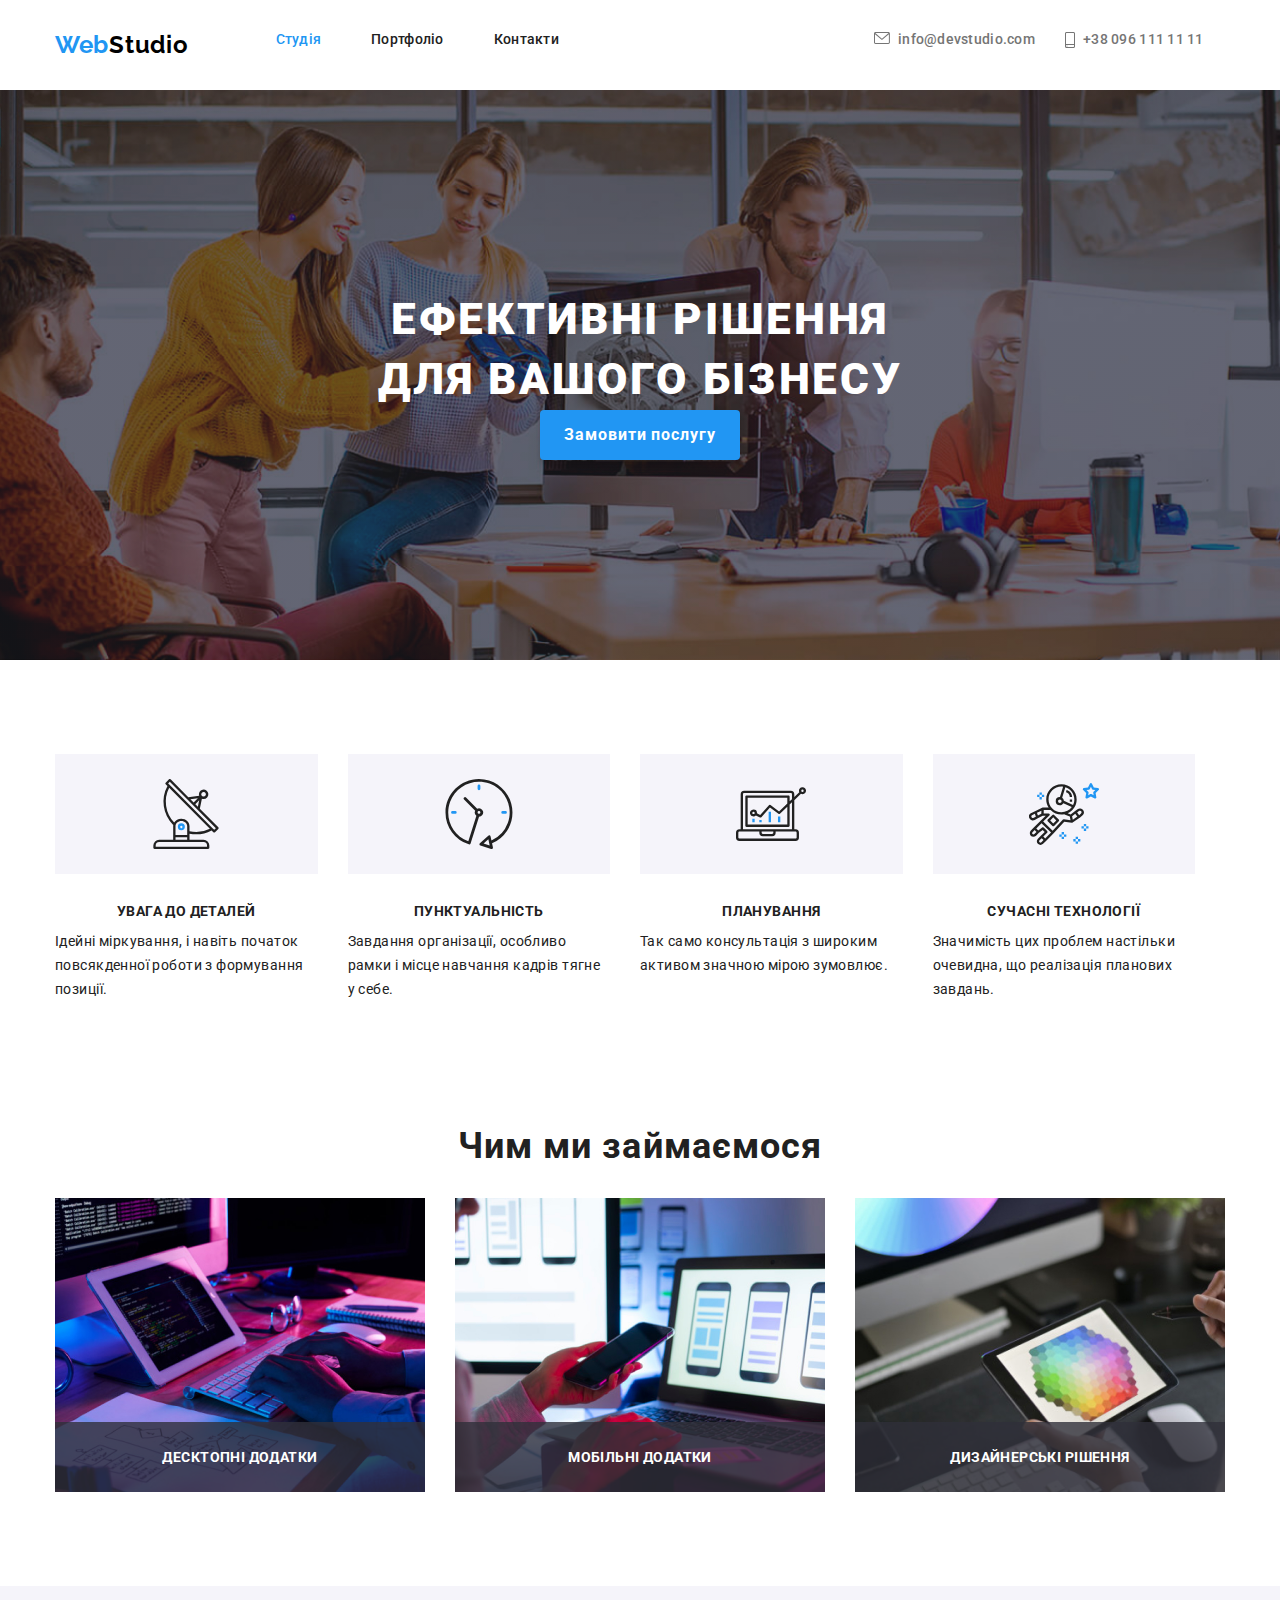
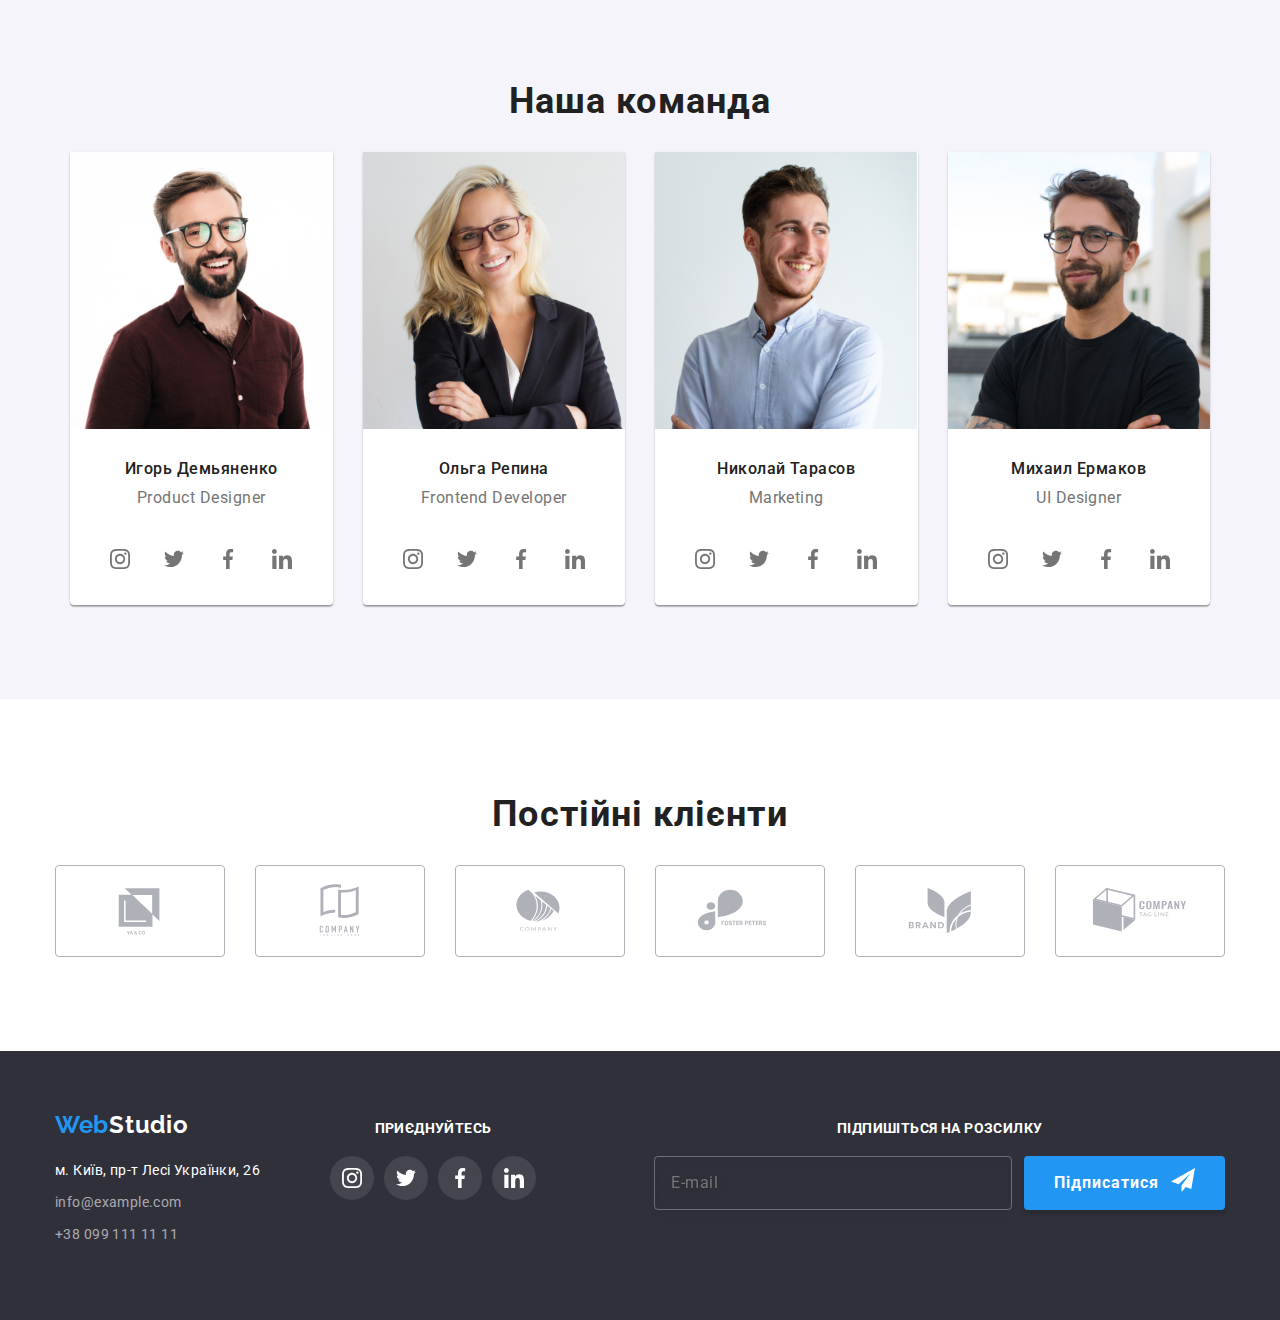
<file: index.html>
<!DOCTYPE html>
<html lang="ua">
  <head>
    <meta charset="UTF-8" />
    <meta http-equiv="X-UA-Compatible" content="IE=edge" />
    <meta name="viewport" content="width=device-width, initial-scale=1.0" />
    <title>Студия</title>
    <link rel="preconnect" href="https://fonts.googleapis.com" />
    <link rel="preconnect" href="https://fonts.gstatic.com" crossorigin />
    <link
      href="https://fonts.googleapis.com/css2?family=Raleway:wght@700&family=Roboto:wght@400;500;700;900&display=swap"
      rel="stylesheet"
    />
    <link
      rel="stylesheet"
      href="https://cdnjs.cloudflare.com/ajax/libs/modern-normalize/1.1.0/modern-normalize.min.css"
    />
    <link rel="stylesheet" href="./css/main.min.css">
  </head>
  <body>
    <!-- Шапка -->
    <header class="page-header">
      <div class="conteiner page-header__conteiner">
        <nav class="main-nav">
          <a href="./index.html" lang="en" class="logo">Web<span class="logo__name">Studio</span></a>

          </button>
          <div class="menu" >
            <ul class="list main-nav__group">
              <li class="main-nav__list"><a href="./index.html" class="link main-nav__link  main-nav__link--page">Студія</a></li>
              <li class="main-nav__list"><a href="./portfolio.html" class="link main-nav__link ">Портфоліо</a></li>
              <li class="main-nav__list"><a href="" class="link main-nav__link ">Контакти</a></li>
            </ul>
          
            <ul class="auth-nav list">
            <li class="auth-nav__list">
              <a href="mailto:info@devstudio.com" class="link auth-nav__link auth-nav__link--mail"><svg class="auth-nav__svg" width="16" height="12"><use href="./img/icons.svg/icons.svg#icon-envelope" class='auth-nav__use'></use></svg>
                info@devstudio.com</a>
            </li>
            <li class="auth-nav__list">
              <a href="tel:+380961111111" class="link auth-nav__link auth-nav__link--tel"><svg class="auth-nav__svg" width="10" height="16"><use href="./img/icons.svg/icons.svg#icon-smartphone" class="auth-nav__use"></use></svg>+38 096 111 11 11</a>
            </li>
            </ul>
          </div>
        </nav>
        <button type="button" class="button-menu--open" data-menu-open>
          <svg width="40" height="40" aria-label="Меню" class="button-menu__open" >
            <use href="./img/icons.svg/icons.svg#icon-open" class="button-menu__svg"></use>

          </svg>
      </div>
          <!-- menu conteiner -->
    <div class="menu-conteiner" id="menu-conteiner" data-menu>
      <div class="conteiner menu-conteiner__mob">
        <button type="button" class="button-menu-mob button-menu-mob--close" data-menu-close>
          <svg width="40" height="40" aria-label="Меню" class="button-menu-mob__close">
            
            <use href="./img/icons.svg/icons.svg#icon-close" class="button-menu-mob__svg"></use>
          </svg>
        </button>
        <ul class="list main-nav-mob__group">
          <li class="main-nav-mob__list"><a href="./index.html" class="link main-nav-mob__link  main-nav__link--page">Студія</a></li>
          <li class="main-nav-mob__list"><a href="./portfolio.html" class="link main-nav-mob__link ">Портфоліо</a></li>
          <li class="main-nav-mob__list"><a href="" class="link main-nav-mob__link ">Контакти</a></li>
        </ul>
      
        <ul class="auth-nav-mob list">
        <li class="auth-nav-mob__list">
          <a href="mailto:info@devstudio.com" class="link auth-nav-mob__link auth-nav-mob__link--mail"><svg class="auth-nav-mob__svg" width="16" height="12"><use href="./img/icons.svg/icons.svg#icon-envelope" class='auth-nav-mob__use'></use></svg>
            info@devstudio.com</a>
        </li>
        <li class="auth-nav-mob__list">
          <a href="tel:+380961111111" class="link auth-nav-mob__link auth-nav-mob__link--tel"><svg class="auth-nav-mob__svg" width="10" height="16"><use href="./img/icons.svg/icons.svg#icon-smartphone" class="auth-nav-mob__use"></use></svg>+38 096 111 11 11</a>
        </li>
        </ul>
        <ul class="media-nav--mob">
          <li class="media-nav__list list"><a href="" class="link media-nav__link">Instagram</a></li>
          <li class="media-nav__list list"><a href="" class="link media-nav__link">Twitter</a></li>
          <li class="media-nav__list list"><a href="" class="link media-nav__link">Facebook</a></li>
          <li class="media-nav__list list"><a href="" class="link media-nav__link">LinkedIn</a></li>
        </ul>
      </div>
    </div>
    </header>
    <main>
      <!-- Герой -->
      <section class="hero">
        <div class="conteiner hero__container">
          <h1 class="hero__title">ЕФЕКТИВНІ РІШЕННЯ<br />ДЛЯ ВАШОГО БІЗНЕСУ</h1>
          <button type="button" class="button" data-modal-open>Замовити послугу</button>
        </div>
      </section>
      <!-- Преимущества -->
      <section class="section benefits">
        <div class="conteiner">
          <h2 hidden class="section__title">переваги</h2>
          <ul class="list benefits__group">
            <li class="benefits__list benefits__list--antenna">
              <h3 class="benefits__text">УВАГА ДО ДЕТАЛЕЙ</h3>
              <p class="benefits__second-text">
                Ідейні міркування, і навіть початок повсякденної роботи з формування позиції.
              </p>
            </li>
            <li class="benefits__list benefits__list--clock">
              <h3 class="benefits__text">ПУНКТУАЛЬНІСТЬ</h3>
              <p class="benefits__second-text">
                Завдання організації, особливо рамки і місце навчання кадрів тягне у себе.
              </p>
            </li>
            <li class="benefits__list benefits__list--diagram">
              <h3 class="benefits__text">ПЛАНУВАННЯ</h3>
              <p class="benefits__second-text">
                Так само консультація з широким активом значною мірою зумовлює.
              </p>
            </li>
            <li class="benefits__list benefits__list--astronaut">
              <h3 class="benefits__text">СУЧАСНІ ТЕХНОЛОГІЇ</h3>
              <p class="benefits__second-text">
                Значимість цих проблем настільки очевидна, що реалізація планових завдань.
              </p>
            </li>
          </ul>
        </div>
      </section>
      <!-- Чем занимаемся -->
      <section class="section galary">
        <div class="conteiner galary__conteiner">
          <h2 class="section__title">Чим ми займаємося</h2>
          <ul class="list work-group">
            <li class="work-group__list"><img srcset="./img/galery/img1-740.jpg 2000w, ./img/galery/img1-370.jpg 1200w" src="./img/galery/img1-740.jpg" alt="разроботка" width="370" />
            <p class="work-group__text">Десктопні додатки</p></li>
            <li class="work-group__list"><img srcset="./img/galery/img2-740.jpg 2000w, ./img/galery/img2-370.jpg 1200w" src="./img/galery/img2-740.jpg" alt="тестирование" width="370" />
            <p class="work-group__text">Мобільні додатки</p></li>
            <li class="work-group__list"><img srcset="./img/galery/img3-740.jpg 2000w, ./img/galery/img3-370.jpg 1200w" src="./img/galery/img3-740.jpg" alt="работа с палитрой" width="370" />
            <p class="work-group__text">Дизайнерські рішення</p></li>
          </ul>
        </div>
      </section>
      <!-- Команда -->
      <section class="section our-team">
        <div class="conteiner">
          <h2 class="section__title">Наша команда</h2>
          <ul class="list our-team__group">
            <li class="our-team__list">
              <img srcset="
              ./img/our-team/img1.270.jpg 270w, 
              ./img/our-team/img1.354.jpg 354w,
              ./img/our-team/img1.450.jpg 450w,
              ./img/our-team/img1.540.jpg 540w,
              ./img/our-team/img1.708.jpg 708w,
              ./img/our-team/img1.900.jpg 900w" 
              src="./img/our-team/img1.540.jpg" 
              alt="Дизайнер продукта" 
              class="our-team__img"
              sizes="(min-width: 1200px) 25vw, (min-width: 768px) 50vw, 100vw" />
              <div class="our-team__conteiner">
                <h3 class="our-team__name">Игорь Демьяненко</h3>
                <p lang="en" class="our-team__job">Product Designer</p>
              </div>
              <ul class="list our-team__icon">
                <li class="our-team__list-icon"><a href="" class="link our-team__link-icon"><svg class="our-team__svg" width="20" height="20"><use href="./img/icons.svg/icons.svg#icon-instagram2"></use></svg></a></li>
                <li class="our-team__list-icon"><a href="" class="link our-team__link-icon"><svg class="our-team__svg" width="20" height="20"><use href="./img/icons.svg/icons.svg#icon-twitter2"></use></svg></a></li>
                <li class="our-team__list-icon"><a href="" class="link our-team__link-icon"><svg class="our-team__svg" width="20" height="20"><use href="./img/icons.svg/icons.svg#icon-facebook2"></use></svg></a></li>
                <li class="our-team__list-icon"><a href="" class="link our-team__link-icon"><svg class="our-team__svg" width="20" height="20"><use href="./img/icons.svg/icons.svg#icon-linkedin2"></use></svg></a></li>
              </ul>
            </li>
            <li class="our-team__list">
              <img srcset="
              ./img/our-team/img2.270.jpg 270w, 
              ./img/our-team/img2.354.jpg 354w,
              ./img/our-team/img2.450.jpg 450w,
              ./img/our-team/img2.540.jpg 540w,
              ./img/our-team/img2.708.jpg 708w,
              ./img/our-team/img2.900.jpg 900w" 
              src="./img/our-team/img2.540.jpg" 
              alt="Фронтенд разработчик" 
              class="our-team__img" 
              sizes="(min-width: 1200px) 25vw, (min-width: 768px) 50vw, 100vw" />
              <div class="our-team__conteiner">
                <h3 class="our-team__name">Ольга Репина</h3>
                <p lang="en" class="our-team__job">Frontend Developer</p>
              </div>
              <ul class="list our-team__icon">
                <li class="our-team__list-icon"><a href="" class="link our-team__link-icon"><svg class="our-team__svg" width="20" height="20"><use href="./img/icons.svg/icons.svg#icon-instagram2"></use></svg></a></li>
                <li class="our-team__list-icon"><a href="" class="link our-team__link-icon"><svg class="our-team__svg" width="20" height="20"><use href="./img/icons.svg/icons.svg#icon-twitter2"></use></svg></a></li>
                <li class="our-team__list-icon"><a href="" class="link our-team__link-icon"><svg class="our-team__svg" width="20" height="20"><use href="./img/icons.svg/icons.svg#icon-facebook2"></use></svg></a></li>
                <li class="our-team__list-icon"><a href="" class="link our-team__link-icon"><svg class="our-team__svg" width="20" height="20"><use href="./img/icons.svg/icons.svg#icon-linkedin2"></use></svg></a></li>
              </ul>
            </li>
            <li class="our-team__list">
              <img srcset="
              ./img/our-team/img3.270.jpg 270w, 
              ./img/our-team/img3.354.jpg 354w,
              ./img/our-team/img3.450.jpg 450w,
              ./img/our-team/img3.540.jpg 540w,
              ./img/our-team/img3.708.jpg 708w,
              ./img/our-team/img3.900.png 900w" 
              src="./img/our-team/img3.540.jpg" 
              alt="Маркетолог"
              class="our-team__img" 
              sizes="(min-width: 1200px) 25vw, (min-width: 768px) 50vw, 100vw"/>
              <div class="our-team__conteiner">
                <h3 class="our-team__name">Николай Тарасов</h3>
                <p lang="en" class="our-team__job">Marketing</p>
              </div>
              <ul class="list our-team__icon">
                <li class="our-team__list-icon"><a href="" class="link our-team__link-icon"><svg class="our-team__svg" width="20" height="20"><use href="./img/icons.svg/icons.svg#icon-instagram2"></use></svg></a></li>
                <li class="our-team__list-icon"><a href="" class="link our-team__link-icon"><svg class="our-team__svg" width="20" height="20"><use href="./img/icons.svg/icons.svg#icon-twitter2"></use></svg></a></li>
                <li class="our-team__list-icon"><a href="" class="link our-team__link-icon"><svg class="our-team__svg" width="20" height="20"><use href="./img/icons.svg/icons.svg#icon-facebook2"></use></svg></a></li>
                <li class="our-team__list-icon"><a href="" class="link our-team__link-icon"><svg class="our-team__svg" width="20" height="20"><use href="./img/icons.svg/icons.svg#icon-linkedin2"></use></svg></a></li>
              </ul>
            </li>
            <li class="our-team__list">
              <img srcset="
              ./img/our-team/img4.270.jpg 270w, 
              ./img/our-team/img4.354.jpg 354w,
              ./img/our-team/img4.450.jpg 450w,
              ./img/our-team/img4.540.jpg 540w,
              ./img/our-team/img4.708.jpg 708w,
              ./img/our-team/img4.900.jpg 900w" 
              src="./img/our-team/img4.540.jpg" 
              alt="Дизайнер интерфейса"
              class="our-team__img" 
              sizes="(min-width: 1200px) 25vw, (min-width: 768px) 50vw, 100vw"/>
              <div class="our-team__conteiner">
                <h3 class="our-team__name">Михаил Ермаков</h3>
                <p lang="en" class="our-team__job">UI Designer</p>
              </div>
              <ul class="list our-team__icon">
                <li class="our-team__list-icon"><a href="" class="link our-team__link-icon"><svg class="our-team__svg" width="20" height="20"><use href="./img/icons.svg/icons.svg#icon-instagram2"></use></svg></a></li>
                <li class="our-team__list-icon"><a href="" class="link our-team__link-icon"><svg class="our-team__svg" width="20" height="20"><use href="./img/icons.svg/icons.svg#icon-twitter2"></use></svg></a></li>
                <li class="our-team__list-icon"><a href="" class="link our-team__link-icon"><svg class="our-team__svg" width="20" height="20"><use href="./img/icons.svg/icons.svg#icon-facebook2"></use></svg></a></li>
                <li class="our-team__list-icon"><a href="" class="link our-team__link-icon"><svg class="our-team__svg" width="20" height="20"><use href="./img/icons.svg/icons.svg#icon-linkedin2"></use></svg></a></li>
              </ul>
            </li>
          </ul>
        </div>
      </section>
      <!-- Постійні клієнти -->
      <section class="section clients">
        <div class="conteiner">
          <h2 class="section__title">Постійні клієнти</h2>
          <ul class="list clients__group">
            <li class="clients__list"><a href="" class="link clients__link"><svg class="clients__svg" width="106" height="60"><use href="./img/icons.svg/icons.svg#icon-logo"></use></svg></a></li>
            <li class="clients__list"><a href="" class="link clients__link"><svg class="clients__svg" width="106" height="60"><use href="./img/icons.svg/icons.svg#icon-logo1"></use></svg></a></li>
            <li class="clients__list"><a href="" class="link clients__link"><svg class="clients__svg" width="106" height="60"><use href="./img/icons.svg/icons.svg#icon-logo2"></use></svg></a></li>
            <li class="clients__list"><a href="" class="link clients__link"><svg class="clients__svg" width="106" height="60"><use href="./img/icons.svg/icons.svg#icon-logo3"></use></svg></a></li>
            <li class="clients__list"><a href="" class="link clients__link"><svg class="clients__svg" width="106" height="60"><use href="./img/icons.svg/icons.svg#icon-logo4"></use></svg></a></li>
            <li class="clients__list"><a href="" class="link clients__link"><svg class="clients__svg" width="106" height="60"><use href="./img/icons.svg/icons.svg#icon-logo5"></use></svg></a></li>
          </ul>
        </div>
      </section>
    </main>
    <!-- Подвал -->
    <footer>
      <div class="conteiner footer">
        <div class="footer__conteiner">
          <div class="footer__section">
            <a href="./index.html" lang="en" class="logo logo--footer"
              >Web<span class="logo__name--second">Studio</span></a
            >
            <address class="address">
              <ul class="list">
                <li class="address__list">
                  <a
                    href="https://www.google.com/maps/d/embed?mid=10uSM3H-mIU3GznYo2szRIEphczw&hl=en_US&ehbc=2E312F"
                    class="link address__maps"
                    >м. Київ, пр-т Лесі Українки, 26</a
                  >
                </li>
                <li class="address__list">
                  <a href="mailto:info@devstudio.com" class="link address__contacts">info@example.com</a>
                </li>
                <li class="address__list">
                  <a href="tel:+380991111111" class="link address__contacts">+38 099 111 11 11</a>
                </li>
              </ul>
            </address>
          </div>
          <div class="media-footer">
            <p class="media-footer__text">ПРИЄДНУЙТЕСЬ</p>
            <ul class="list media-footer__group">
                  <li class="media-footer__list"><a href="" class="link media-footer__link"><svg class="media-footer__svg" width="20" height="20"><use href="./img/icons.svg/icons.svg#icon-instagram2"></use></svg></a></li>
                  <li class="media-footer__list"><a href="" class="link media-footer__link"><svg class="media-footer__svg" width="20" height="20"><use href="./img/icons.svg/icons.svg#icon-twitter2"></use></svg></a></li>
                  <li class="media-footer__list"><a href="" class="link media-footer__link"><svg class="media-footer__svg" width="20" height="20"><use href="./img/icons.svg/icons.svg#icon-facebook2"></use></svg></a></li>
                  <li class="media-footer__list"><a href="" class="link media-footer__link"><svg class="media-footer__svg" width="20" height="20"><use href="./img/icons.svg/icons.svg#icon-linkedin2"></use></svg></a></li>
                </ul>
          </div>
        </div>
        <div class="form-footer">
          <p class="form-footer__text">Підпишіться на розсилку</p>
          <form class="form-footer__mail">
            <input type="email" name="mail" placeholder="E-mail" class="form-footer__input">
            <button type="submit" class="form-footer__button">
              Підписатися
            <svg width="24" height="24" class="form-footer__svg">
              <use href='./img/icons.svg/icons.svg#icon-send'></use>
            </svg></button>
          </form>

        </div>
      </div>
    </footer>
    <!-- modal -->
    <div class="backdrop backdrop--is-hidden" data-modal>
      <div class="backdrop__modal">
        <button type="button" class="backdrop__close" data-modal-close>
          <svg class="backdrop__svg" width="18" height="18">
            <use href="./img/icons.svg/icons.svg#icon-vector"></use>
          </svg>
        </button>
        <div class="form-text">
          <p class="form-text__name">Залиште свої дані, ми вам передзвонимо</p>
        <form class="form">  
          <div class="form__modal">
            <label for="name" class="form__name">Ім'я</label>
            <div class="form__row">
              <input type="text" name="name" id="name" class="form__holder" required minlength="2" pattern="^[A-Za-zА-Яа-яіІїЇ]+$">
            <svg width="18" height="18" class="form__icon">
              <use href="./img/icons.svg/icons.svg#icon-person"></use>
            </svg>
            </div>
          
          </div>
          <div class="form__modal">
            <label for="tel" class="form__name">Телефон</label>
            <div class="form__row">
              <input type="tel" name="tel" id="tel" class="form__holder" required minlength="10" pattern="[0-9]{3}-[0-9]{3}-[0-9]{2}-[0-9]{2}" title="050-000-00-00">
            <svg width="18" height="18" class="form__icon">
              <use href="./img/icons.svg/icons.svg#icon-phone"></use>
            </svg>
            </div>
          
          </div>
          <div class="form__modal">
            <label for="email" class="form__name">Пошта</label>
            <div class="form__row">
              <input type="email" name="email" id="email" class="form__holder" required minlength="8">
            <svg width="18" height="18" class="form__icon">
              <use href="./img/icons.svg/icons.svg#icon-email"></use>
            </svg>
            </div>
          
          </div>
          <div class="form__modal">
            <label for="comment" class="form__name">Коментар</label>
            <textarea id="comment" name="comment" placeholder="Введіть текст" class="form__holder form__holder--comment"></textarea>
            
          </div>
          <div class="checkbox">
            <input type="checkbox" name="check" id="check" class="checkbox__input visually-hidden">
          <label for="check" class="checkbox__form">Погоджуюся з розсилкою та приймаю&nbsp;<a href="" class="link checkbox__link">  Умови договору</a></label>
          </div>
          <button type="submit" class="button form__submit">Відправити</button>
        </form>
        </div>
      </div>
    </div>
    <script src="./mobile-menu.js"></script>
    <script src="./modal.js"></script>
  </body>
</html>
</file>
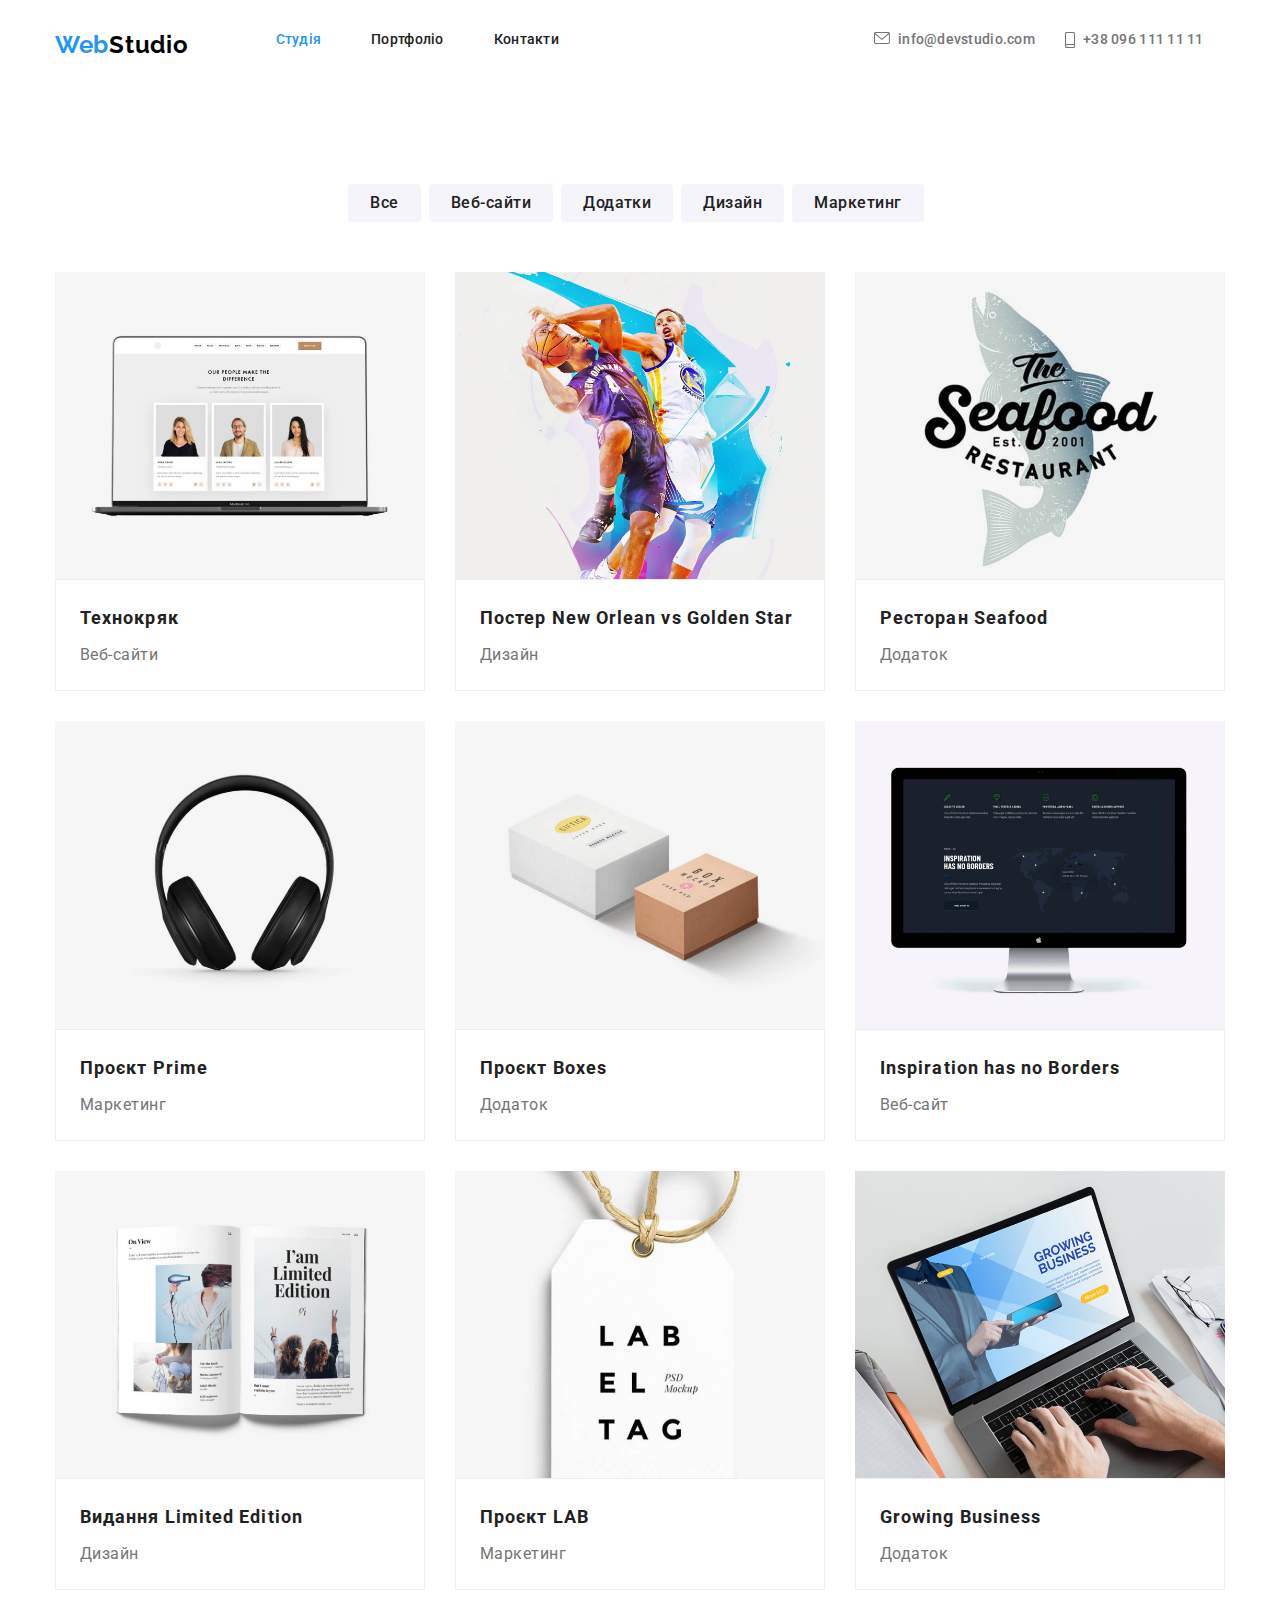
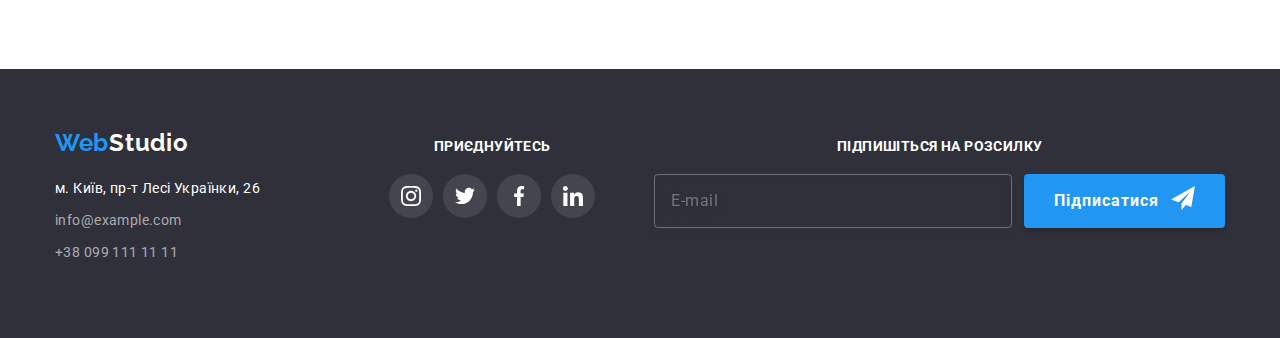
<file: portfolio.html>
<!DOCTYPE html>
<html lang="ua">
  <head>
    <meta charset="UTF-8" />
    <meta http-equiv="X-UA-Compatible" content="IE=edge" />
    <meta name="viewport" content="width=device-width, initial-scale=1.0" />
    <title>Портфолио</title>
    <link rel="preconnect" href="https://fonts.googleapis.com" />
    <link rel="preconnect" href="https://fonts.gstatic.com" crossorigin />
    <link
      href="https://fonts.googleapis.com/css2?family=Raleway:wght@700&family=Roboto:wght@400;500;700;900&display=swap"
      rel="stylesheet"
    />
    <link
      rel="stylesheet"
      href="https://cdnjs.cloudflare.com/ajax/libs/modern-normalize/1.1.0/modern-normalize.min.css"
    />
    <link rel="stylesheet" href="./css/main.min.css">

  </head>
  <body>
    <!-- Шапка -->
    <header class="page-header">
      <div class="conteiner page-header__conteiner">
        <nav class="main-nav">
          <a href="./index.html" lang="en" class="logo">Web<span class="logo__name">Studio</span></a>

          </button>
          <div class="menu" >
            <ul class="list main-nav__group">
              <li class="main-nav__list"><a href="./index.html" class="link main-nav__link  main-nav__link--page">Студія</a></li>
              <li class="main-nav__list"><a href="./portfolio.html" class="link main-nav__link ">Портфоліо</a></li>
              <li class="main-nav__list"><a href="" class="link main-nav__link ">Контакти</a></li>
            </ul>
          
            <ul class="auth-nav list">
            <li class="auth-nav__list">
              <a href="mailto:info@devstudio.com" class="link auth-nav__link auth-nav__link--mail"><svg class="auth-nav__svg" width="16" height="12"><use href="./img/icons.svg/icons.svg#icon-envelope" class='auth-nav__use'></use></svg>
                info@devstudio.com</a>
            </li>
            <li class="auth-nav__list">
              <a href="tel:+380961111111" class="link auth-nav__link auth-nav__link--tel"><svg class="auth-nav__svg" width="10" height="16"><use href="./img/icons.svg/icons.svg#icon-smartphone" class="auth-nav__use"></use></svg>+38 096 111 11 11</a>
            </li>
            </ul>
          </div>
        </nav>
        <button type="button" class="button-menu--open" data-menu-open>
          <svg width="40" height="40" aria-label="Меню" class="button-menu__open" >
            <use href="./img/icons.svg/icons.svg#icon-open" class="button-menu__svg"></use>

          </svg>
      </div>
          <!-- menu conteiner -->
    <div class="menu-conteiner" id="menu-conteiner" data-menu>
      <div class="conteiner menu-conteiner__mob">
        <button type="button" class="button-menu-mob button-menu-mob--close" data-menu-close>
          <svg width="40" height="40" aria-label="Меню" class="button-menu-mob__close">
            
            <use href="./img/icons.svg/icons.svg#icon-close" class="button-menu-mob__svg"></use>
          </svg>
        </button>
        <ul class="list main-nav-mob__group">
          <li class="main-nav-mob__list"><a href="./index.html" class="link main-nav-mob__link  ">Студія</a></li>
          <li class="main-nav-mob__list"><a href="./portfolio.html" class="link main-nav-mob__link main-nav__link--page">Портфоліо</a></li>
          <li class="main-nav-mob__list"><a href="" class="link main-nav-mob__link ">Контакти</a></li>
        </ul>
      
        <ul class="auth-nav-mob list">
        <li class="auth-nav-mob__list">
          <a href="mailto:info@devstudio.com" class="link auth-nav-mob__link auth-nav-mob__link--mail"><svg class="auth-nav-mob__svg" width="16" height="12"><use href="./img/icons.svg/icons.svg#icon-envelope" class='auth-nav-mob__use'></use></svg>
            info@devstudio.com</a>
        </li>
        <li class="auth-nav-mob__list">
          <a href="tel:+380961111111" class="link auth-nav-mob__link auth-nav-mob__link--tel"><svg class="auth-nav-mob__svg" width="10" height="16"><use href="./img/icons.svg/icons.svg#icon-smartphone" class="auth-nav-mob__use"></use></svg>+38 096 111 11 11</a>
        </li>
        </ul>
        <ul class="media-nav--mob">
          <li class="media-nav__list list"><a href="" class="link media-nav__link">Instagram</a></li>
          <li class="media-nav__list list"><a href="" class="link media-nav__link">Twitter</a></li>
          <li class="media-nav__list list"><a href="" class="link media-nav__link">Facebook</a></li>
          <li class="media-nav__list list"><a href="" class="link media-nav__link">LinkedIn</a></li>
        </ul>
      </div>
    </div>
    </header>
    <main>
      <!-- портфолио -->
      <section class="section">
        <div class="conteiner">
          <h1 hidden>Портфолио</h1>

          <ul class="list button-filter">
            <div class="button-filter__row">
              <li class="button-filter__list">
                <button type="button" class="button-filter__name">Все</button>
              </li>
              <li class="button-filter__list">
                <button type="button" class="button-filter__name">Веб-сайти</button>
              </li>
              <li class="button-filter__list">
                <button type="button" class="button-filter__name">Додатки</button>
              </li>
            </div>
            <div class="button-filter__row button-filter__row--last">
              <li class="button-filter__list">
                <button type="button" class="button-filter__name">Дизайн</button>
              </li>
              <li class="button-filter__list">
                <button type="button" class="button-filter__name">Маркетинг</button>
              </li>
            </div>
          </ul>

          <ul class="list portfolio">
            <li class="portfolio__group">
              <article class="portfolio__article">
                <a href="" class="portfolio__our-job">
                  <div class="portfolio__overlay">
                    <picture>
                      <source 
                      srcset="./img/portfolio/img0-370.jpg 1x, ./img/portfolio/img0-740.jpg 2x"
                      media="min-width: 1200px" />
                      <source 
                      srcset="./img/portfolio/img0-354.jpg 1x, ./img/portfolio/img0-708.jpg 2x"
                      media="min-width: 767px" />
                      <source 
                      srcset="./img/portfolio/img0-450.jpg 1x, ./img/portfolio/img0-900.jpg 2x"
                      media="(max-width: 767px)" />

                      <img 
                      src="./img/portfolio/img0-708.jpg" 
                      alt="Технокряк" 
                    />
                    </picture>
                  <p class="portfolio__text">Ресурс пропонує комплексні пропозиції з різним рівнем функціоналу та сервісів. Все це дозволить відвідувачу отримати вичерпні відомості про компанію чи приватну особу.</p></div>
                  <div class="portfolio__name portfolio__name--tablet">
                    <h2 class="portfolio__list-job">Технокряк</h2>
                    <p class="portfolio__list-filter">Веб-сайти</p>
                  </div>
                </a>
              </article>
            </li>
            <li class="portfolio__group">
              <article class="portfolio__article">
                <a href="" class="portfolio__our-job">
                  <div class="portfolio__overlay">
                    <picture>
                      <source 
                      srcset="./img/portfolio/img1-370.jpg 1x, ./img/portfolio/img1-740.jpg 2x"
                      media="min-width: 1200px" />
                      <source 
                      srcset="./img/portfolio/img1-354.jpg 1x, ./img/portfolio/img1-708.jpg 2x"
                      media="min-width: 767px" />
                      <source 
                      srcset="./img/portfolio/img1-450.jpg 1x, ./img/portfolio/img1-900.jpg 2x"
                      media="(max-width: 767px)" />

                      <img 
                      src="./img/portfolio/img1-708.jpg" 
                      alt="Технокряк" 
                    />
                    </picture>
                  <p class="portfolio__text">Ресурс пропонує комплексні пропозиції з різним рівнем функціоналу та сервісів. Все це дозволить відвідувачу отримати вичерпні відомості про компанію чи приватну особу.</p></div>
                  <div class="portfolio__name">
                    <h2 class="portfolio__list-job">
                      Постер <span lang="en">New Orlean vs Golden Star</span>
                    </h2>
                    <p class="portfolio__list-filter">Дизайн</p>
                  </div>
                </a>
              </article>
            </li>
            <li class="portfolio__group">
              <article class="portfolio__article">
                <a href="" class="portfolio__our-job">
                  <div class="portfolio__overlay">
                    <picture>
                      <source 
                      srcset="./img/portfolio/img2-370.jpg 1x, ./img/portfolio/img2-740.jpg 2x"
                      media="min-width: 1200px" />
                      <source 
                      srcset="./img/portfolio/img2-354.jpg 1x, ./img/portfolio/img2-708.jpg 2x"
                      media="min-width: 767px" />
                      <source 
                      srcset="./img/portfolio/img2-450.jpg 1x, ./img/portfolio/img2-900.jpg 2x"
                      media="(max-width: 767px)" />

                      <img 
                      src="./img/portfolio/img2-708.jpg" 
                      alt="Технокряк" 
                    />
                    </picture>
                    <p class="portfolio__text">Ресурс пропонує комплексні пропозиції з різним рівнем функціоналу та сервісів. Все це дозволить відвідувачу отримати вичерпні відомості про компанію чи приватну особу.</p></div>
                  <div class="portfolio__name">
                    <h2 class="portfolio__list-job">Ресторан <span lang="en">Seafood</span></h2>
                    <p class="portfolio__list-filter">Додаток</p>
                  </div>
                </a>
              </article>
            </li>

            <li class="portfolio__group">
              <article class="portfolio__article">
                <a href="" class="portfolio__our-job">
                  <div class="portfolio__overlay">
                    <picture>
                      <source 
                      srcset="./img/portfolio/img3-370.jpg 1x, ./img/portfolio/img3-740.jpg 2x"
                      media="min-width: 1200px" />
                      <source 
                      srcset="./img/portfolio/img3-354.jpg 1x, ./img/portfolio/img3-708.jpg 2x"
                      media="min-width: 767px" />
                      <source 
                      srcset="./img/portfolio/img3-450.jpg 1x, ./img/portfolio/img3-900.jpg 2x"
                      media="(max-width: 767px)" />

                      <img 
                      src="./img/portfolio/img3-708.jpg" 
                      alt="Технокряк" 
                    />
                    </picture>
                    <p class="portfolio__text">Ресурс пропонує комплексні пропозиції з різним рівнем функціоналу та сервісів. Все це дозволить відвідувачу отримати вичерпні відомості про компанію чи приватну особу.</p></div>
                  <div class="portfolio__name">
                    <h2 class="portfolio__list-job">Проєкт <span lang="en">Prime</span></h2>
                    <p class="portfolio__list-filter">Маркетинг</p>
                  </div>
                </a>
              </article>
            </li>
            <li class="portfolio__group">
              <article class="portfolio__article">
                <a href="" class="portfolio__our-job">
                  <div class="portfolio__overlay">
                    <picture>
                      <source 
                      srcset="./img/portfolio/img4-370.jpg 1x, ./img/portfolio/img4-740.jpg 2x"
                      media="min-width: 1200px" />
                      <source 
                      srcset="./img/portfolio/img4-354.jpg 1x, ./img/portfolio/img4-708.jpg 2x"
                      media="min-width: 767px" />
                      <source 
                      srcset="./img/portfolio/img4-450.jpg 1x, ./img/portfolio/img4-900.jpg 2x"
                      media="(max-width: 767px)" />

                      <img 
                      src="./img/portfolio/img4-708.jpg" 
                      alt="Технокряк" 
                    />
                    </picture>
                    <p class="portfolio__text">Ресурс пропонує комплексні пропозиції з різним рівнем функціоналу та сервісів. Все це дозволить відвідувачу отримати вичерпні відомості про компанію чи приватну особу.</p></div>
                  <div class="portfolio__name">
                    <h2 class="portfolio__list-job">Проєкт <span lang="en">Boxes</span></h2>
                    <p class="portfolio__list-filter">Додаток</p>
                  </div>
                </a>
              </article>
            </li>
            <li class="portfolio__group">
              <article class="portfolio__article">
                <a href="" class="portfolio__our-job">
                  <div class="portfolio__overlay">
                    <picture>
                      <source 
                      srcset="./img/portfolio/img5-370.jpg 1x, ./img/portfolio/img5-740.jpg 2x"
                      media="min-width: 1200px" />
                      <source 
                      srcset="./img/portfolio/img5-354.jpg 1x, ./img/portfolio/img5-708.jpg 2x"
                      media="min-width: 767px" />
                      <source 
                      srcset="./img/portfolio/img5-450.jpg 1x, ./img/portfolio/img5-900.jpg 2x"
                      media="(max-width: 767px)" />

                      <img 
                      src="./img/portfolio/img5-708.jpg" 
                      alt="Технокряк" 
                    />
                    </picture>
                  <p class="portfolio__text">Ресурс пропонує комплексні пропозиції з різним рівнем функціоналу та сервісів. Все це дозволить відвідувачу отримати вичерпні відомості про компанію чи приватну особу.</p>
                  </div>
                  <div class="portfolio__name">
                    <h2 lang="en" class="portfolio__list-job">Inspiration has no Borders</h2>
                    <p class="portfolio__list-filter">Веб-сайт</p>
                  </div>
                </a>
              </article>
            </li>

            <li class="portfolio__group">
              <article class="portfolio__article">
                <a href="" class="portfolio__our-job">
                  <div class="portfolio__overlay">
                    <picture>
                      <source 
                      srcset="./img/portfolio/img6-370.jpg 1x, ./img/portfolio/img6-740.jpg 2x"
                      media="min-width: 1200px" />
                      <source 
                      srcset="./img/portfolio/img6-354.jpg 1x, ./img/portfolio/img6-708.jpg 2x"
                      media="min-width: 767px" />
                      <source 
                      srcset="./img/portfolio/img6-450.jpg 1x, ./img/portfolio/img6-900.jpg 2x"
                      media="(max-width: 767px)" />

                      <img 
                      src="./img/portfolio/img6-708.jpg" 
                      alt="Технокряк" 
                    />
                    </picture>
                    <p class="portfolio__text">Ресурс пропонує комплексні пропозиції з різним рівнем функціоналу та сервісів. Все це дозволить відвідувачу отримати вичерпні відомості про компанію чи приватну особу.</p></div>
                  <div class="portfolio__name">
                    <h2 class="portfolio__list-job">Видання <span lang="en">Limited Edition</span></h2>
                    <p class="portfolio__list-filter">Дизайн</p>
                  </div>
                </a>
              </article>
            </li>

            <li class="portfolio__group">
              <article class="portfolio__article">
                <a href="" class="portfolio__our-job">
                  <div class="portfolio__overlay">
                    <picture>
                      <source 
                      srcset="./img/portfolio/img7-370.jpg 1x, ./img/portfolio/img7-740.jpg 2x"
                      media="min-width: 1200px" />
                      <source 
                      srcset="./img/portfolio/img7-354.jpg 1x, ./img/portfolio/img7-708.jpg 2x"
                      media="min-width: 767px" />
                      <source 
                      srcset="./img/portfolio/img7-450.jpg 1x, ./img/portfolio/img7-900.jpg 2x"
                      media="(max-width: 767px)" />

                      <img 
                      src="./img/portfolio/img7-708.jpg" 
                      alt="Технокряк" 
                    />
                    </picture>
                    <p class="portfolio__text">Ресурс пропонує комплексні пропозиції з різним рівнем функціоналу та сервісів. Все це дозволить відвідувачу отримати вичерпні відомості про компанію чи приватну особу.</p></div>
                  <div class="portfolio__name">
                    <h2 class="portfolio__list-job">Проєкт <span lang="en">LAB</span></h2>
                    <p class="portfolio__list-filter">Маркетинг</p>
                  </div>
                </a>
              </article>
            </li>
            <li class="portfolio__group">
              <article class="portfolio__article">
                <a href="" class="portfolio__our-job">
                  <div class="portfolio__overlay">
                    <picture>
                      <source 
                      srcset="./img/portfolio/img8-370.jpg 1x, ./img/portfolio/img8-740.jpg 2x"
                      media="min-width: 1200px" />
                      <source 
                      srcset="./img/portfolio/img8-354.jpg 1x, ./img/portfolio/img8-708.jpg 2x"
                      media="min-width: 767px" />
                      <source 
                      srcset="./img/portfolio/img8-450.jpg 1x, ./img/portfolio/img8-900.jpg 2x"
                      media="(max-width: 767px)" />

                      <img 
                      src="./img/portfolio/img8-708.jpg" 
                      alt="Технокряк" 
                    />
                    </picture>
                    <p class="portfolio__text">Ресурс пропонує комплексні пропозиції з різним рівнем функціоналу та сервісів. Все це дозволить відвідувачу отримати вичерпні відомості про компанію чи приватну особу.</p></div>
                  <div class="portfolio__name">
                    <h2 lang="en" class="portfolio__list-job">Growing Business</h2>
                    <p class="portfolio__list-filter">Додаток</p>
                  </div>
                </a>
              </article>
            </li>
          </ul>
        </div>
      </section>
    </main>
    <!-- Подвал -->
    <footer>
      <div class="conteiner footer">
        <div>
          <a href="./index.html" lang="en" class="logo logo--footer"
            >Web<span class="logo__name--second">Studio</span></a
          >
          <address class="address">
            <ul class="list">
              <li class="address__list">
                <a
                  href="https://www.google.com/maps/d/embed?mid=10uSM3H-mIU3GznYo2szRIEphczw&hl=en_US&ehbc=2E312F"
                  class="link address__maps"
                  >м. Київ, пр-т Лесі Українки, 26</a
                >
              </li>
              <li class="address__list">
                <a href="mailto:info@devstudio.com" class="link address__contacts">info@example.com</a>
              </li>
              <li class="address__list">
                <a href="tel:+380991111111" class="link address__contacts">+38 099 111 11 11</a>
              </li>
            </ul>
          </address>
        </div>
        <div class="media-footer">
          <p class="media-footer__text">ПРИЄДНУЙТЕСЬ</p>
          <ul class="list media-footer__group">
                <li class="media-footer__list"><a href="" class="link media-footer__link"><svg class="media-footer__svg" width="20" height="20"><use href="./img/icons.svg/icons.svg#icon-instagram2"></use></svg></a></li>
                <li class="media-footer__list"><a href="" class="link media-footer__link"><svg class="media-footer__svg" width="20" height="20"><use href="./img/icons.svg/icons.svg#icon-twitter2"></use></svg></a></li>
                <li class="media-footer__list"><a href="" class="link media-footer__link"><svg class="media-footer__svg" width="20" height="20"><use href="./img/icons.svg/icons.svg#icon-facebook2"></use></svg></a></li>
                <li class="media-footer__list"><a href="" class="link media-footer__link"><svg class="media-footer__svg" width="20" height="20"><use href="./img/icons.svg/icons.svg#icon-linkedin2"></use></svg></a></li>
              </ul>
        </div>
        <div class="form-footer">
          <p class="form-footer__text">Підпишіться на розсилку</p>
          <form class="form-footer__mail">
            <input type="email" name="mail" placeholder="E-mail" class="form-footer__input">
            <button type="submit" class="form-footer__button">
              Підписатися
            <svg width="24" height="24" class="form-footer__svg">
              <use href='./img/icons.svg/icons.svg#icon-send'></use>
            </svg></button>
          </form>

        </div>
      </div>
    </footer>
    <script src="./mobile-menu.js"></script>
  </body>
</html>
</file>
<file: css/main.min.css>
:root{--primary-text-color: #212121;--black-text-color: #000000;--accent-text-color: #2196f3;--white-text-color: #ffffff;--footer-text-color: rgba(255, 255, 255, 0.6);--second-text-color: #757575;--hero-background: #2f303a;--primary-background: #ffffff;--second-background: #f5f4fa;--accent-background: #2196f3;--background-first: #2f303a;--background-second: #f5f4fa;--button-second-color: #188ce8;--icons-color: #afb1b8}.visually-hidden{position:absolute;width:1px;height:1px;margin:-1px;padding:0;overflow:hidden;border:0;clip:rect(0 0 0 0)}html{box-sizing:border-box}*{box-sizing:inherit}*::before,*::after{box-sizing:inherit}body{color:var(--primary-text-color);background:var(--primary-background);font-family:Roboto,sans-serif;font-style:normal;font-weight:700}h1,h2,h3,h4,h5,h6,p{margin:0}img{margin:0;display:block;max-width:100%;height:auto}textarea{resize:none}.link{text-decoration:none;color:var(--primary-text-color)}.list{list-style:none;padding:0;margin:0}.section{padding-top:60px;padding-bottom:60px}@media screen and (min-width: 1200px){.section{padding-top:94px;padding-bottom:94px}}.conteiner{padding-left:15px;padding-right:15px}@media screen and (min-width: 480px){.conteiner{width:480px;margin-left:auto;margin-right:auto}}@media screen and (min-width: 768px){.conteiner{width:768px}}@media screen and (min-width: 1200px){.conteiner{width:1200px}}.logo{padding-top:16px;padding-bottom:16px;font-family:"Raleway";font-style:normal;font-weight:700;font-size:24px;line-height:28px;letter-spacing:.03em;color:var(--accent-text-color);text-decoration:none}.logo.logo--footer{display:flex;padding:0;margin-bottom:20px;text-align:center;align-items:center;justify-content:center}@media screen and (min-width: 1200px){.logo.logo--footer{text-align:start;justify-content:start}}.logo__name{color:var(--black-text-color)}.logo__name--second{color:var(--white-text-color)}.section__title{margin-bottom:30px;font-weight:700;font-size:28px;line-height:1.19;text-align:center;letter-spacing:.03em;color:var(--primary-text-color)}@media screen and (min-width: 1200px){.section__title{font-size:36px;line-height:1.17}}.backdrop{position:fixed;z-index:100;top:0;left:0;width:100%;height:100%;background-color:rgba(0,0,0,.2);transition:opacity 250ms cubic-bezier(0.4, 0, 0.2, 1),visibility 250ms cubic-bezier(0.4, 0, 0.2, 1)}.backdrop--is-hidden{opacity:0;pointer-events:none;visibility:hidden}.menu-conteiner{position:fixed;z-index:99;top:0;left:0;width:100%;height:100%;background-color:var(--primary-background);overflow:scroll;opacity:0;visibility:hidden;pointer-events:none;transition:opacity 250ms cubic-bezier(0.4, 0, 0.2, 1),visibility 250ms cubic-bezier(0.4, 0, 0.2, 1),pointer-events 250ms cubic-bezier(0.4, 0, 0.2, 1)}@media screen and (min-width: 768px){.menu-conteiner{display:none}}.menu-conteiner.is-open{opacity:1;visibility:visible;pointer-events:auto}.menu-conteiner__mob{position:relative;padding:48px 40px}.button-menu-mob--close{position:absolute;top:10px;right:15px;padding:0;margin:0;justify-content:center;align-items:center;background-color:rgba(0,0,0,0);border:none;line-height:0;transition:color 250ms cubic-bezier(0.4, 0, 0.2, 1)}.button-menu-mob--close:focus,.button-menu-mob--close:hover{color:var(--accent-text-color)}.button-menu-mob__svg{fill:currentColor}.main-nav-mob__list:not(:last-child){margin-bottom:32px}.main-nav-mob__link{display:inline-flex;font-weight:500;font-size:40px;line-height:1.18;text-align:center;letter-spacing:.02em;color:var(--primary-text-color);transition:color 250ms cubic-bezier(0.4, 0, 0.2, 1)}.main-nav-mob__link:hover,.main-nav-mob__link:focus{color:var(--accent-text-color)}.auth-nav-mob__svg{display:none}.auth-nav-mob{display:inline-flex;flex-direction:column-reverse;margin-top:302px}.auth-nav-mob__list{display:flex}.auth-nav-mob__link--tel{font-weight:500;font-size:34px;line-height:1.18;letter-spacing:.02em;color:var(--accent-text-color);margin-bottom:32px}.auth-nav-mob__link--mail{font-weight:500;font-size:24px;line-height:1.17;letter-spacing:.02em;color:var(--second-text-color);transition:color 250ms cubic-bezier(0.4, 0, 0.2, 1)}.auth-nav-mob__link--mail:hover,.auth-nav-mob__link--mail:focus{color:var(--accent-text-color)}.media-nav--mob{display:flex;flex-wrap:wrap;justify-content:start;align-items:center;margin-top:64px;margin-bottom:0px;padding:0}.media-nav__list{margin:0;padding-right:10px}.media-nav__list:not(:first-child){padding-left:10px}.media-nav__list:not(:last-child){border-right:1px solid rgba(33,33,33,.2)}.media-nav__link{font-weight:500;font-size:18px;line-height:1.22;letter-spacing:.02em;color:var(--accent-text-color)}.page-header__conteiner{align-items:center;display:flex}.main-nav{align-items:center;display:flex}@media screen and (max-width: 767px){.main-nav{justify-content:space-between}}.main-nav__group{margin-left:87px;display:flex}.main-nav__link--page{color:var(--accent-text-color)}.main-nav__list+.main-nav__list{margin-left:50px}.main-nav__link{display:flex;padding-top:32px;padding-bottom:32px;font-weight:500;font-size:14px;line-height:1.14;letter-spacing:.02em;transition:color 250ms cubic-bezier(0.4, 0, 0.2, 1)}.main-nav__link:focus,.main-nav__link:hover{color:var(--accent-text-color)}.auth-nav{margin-top:21px;margin-bottom:21px;margin-left:96px}@media screen and (min-width: 1200px){.auth-nav{display:flex;margin:0;margin-left:315px}}.auth-nav__list:not(:last-child){margin-bottom:10px}@media screen and (min-width: 1200px){.auth-nav__list{display:flex;padding-top:32px;padding-bottom:32px;margin:0}.auth-nav__list:not(:last-child){margin-right:30px}}.auth-nav__link{display:flex;font-weight:500;font-size:12px;line-height:1.17;letter-spacing:.02em;color:var(--second-text-color);transition:color 250ms cubic-bezier(0.4, 0, 0.2, 1)}.auth-nav__link:focus,.auth-nav__link:hover{color:var(--accent-text-color)}@media screen and (min-width: 1200px){.auth-nav__link{font-size:14px;line-height:1.14}}.auth-nav__svg{display:flex;justify-content:center;align-items:center;margin-right:8px}.auth-nav__use{fill:currentColor}.menu{display:flex}@media screen and (max-width: 767px){.menu{display:none;position:fixed;top:0;left:0;width:100%;height:100%;padding:48px 40px;overflow-y:scroll;background-color:var(--primary-background)}}.button-menu--open{display:inline-flex;margin-left:auto;padding:0;margin-top:10px;margin-bottom:10px;background-color:rgba(0,0,0,0);border:none;color:var(--primary-text-color);line-height:0;transition:color 250ms cubic-bezier(0.4, 0, 0.2, 1)}@media screen and (min-width: 768px){.button-menu--open{display:none}}.button-menu--open:hover,.button-menu--open:focus{color:var(--accent-text-color)}.button-menu__svg{fill:currentColor}.hero{background-image:linear-gradient(to right, rgba(47, 48, 58, 0.4), rgba(47, 48, 58, 0.4)),url(../img/header/Header480.jpg);background-repeat:no-repeat;background-position:center;background-size:cover}@media screen and (min-device-pixel-ratio: 2),screen and (min-resolution: 192dpi),screen and (min-resolution: 2dppx){.hero{background-image:linear-gradient(to right, rgba(47, 48, 58, 0.4), rgba(47, 48, 58, 0.4)),url(../img/header/Header4802x.jpg)}}@media screen and (min-width: 768px){.hero{background-image:linear-gradient(to right, rgba(47, 48, 58, 0.4), rgba(47, 48, 58, 0.4)),url(../img/header/Header768.jpg)}}@media screen and (min-width: 768px)and (min-device-pixel-ratio: 2),screen and (min-width: 768px)and (min-resolution: 192dpi),screen and (min-width: 768px)and (min-resolution: 2dppx){.hero{background-image:linear-gradient(to right, rgba(47, 48, 58, 0.4), rgba(47, 48, 58, 0.4)),url(../img/header/Header7682x.jpg)}}@media screen and (min-width: 1200px){.hero{background-image:linear-gradient(to right, rgba(47, 48, 58, 0.4), rgba(47, 48, 58, 0.4)),url(../img/header/header1200.jpg)}}@media screen and (min-width: 1200px)and (min-device-pixel-ratio: 2),screen and (min-width: 1200px)and (min-resolution: 192dpi),screen and (min-width: 1200px)and (min-resolution: 2dppx){.hero{background-image:linear-gradient(to right, rgba(47, 48, 58, 0.4), rgba(47, 48, 58, 0.4)),url(../img/header/header12002x.jpg)}}.hero__container{padding-top:118px;padding-bottom:118px}@media screen and (min-width: 1200px){.hero__container{padding-top:200px;padding-bottom:200px}}.hero__title{margin:0 auto;font-weight:900;font-size:26px;line-height:1.62;text-align:center;letter-spacing:.06em;text-transform:uppercase;color:var(--white-text-color)}@media screen and (min-width: 1200px){.hero__title{font-size:44px;line-height:1.36}}.button{display:flex;margin-right:auto;margin-left:auto;align-items:center;text-align:center;padding:10px 24px;font-weight:700;font-size:16px;line-height:1.88;letter-spacing:.06em;color:var(--white-text-color);background-color:var(--accent-background);border:none;box-shadow:0px 4px 4px rgba(0,0,0,.15);border-radius:4px}@media screen and (min-width: 768px){.benefits__group{display:flex;flex-wrap:wrap;gap:30px}}.benefits__list{justify-content:center;align-items:center}.benefits__list:not(:last-child){margin-bottom:30px}.benefits__list::before{content:"";display:block;height:120px;background-color:var(--second-background);background-repeat:no-repeat;background-size:70px 70px;background-position:center}@media screen and (min-width: 768px){.benefits__list{flex-basis:calc((100% - 60px)/2)}}@media screen and (min-width: 1200px){.benefits__list{flex-basis:calc((100% - 120px)/4)}}.benefits__list--antenna::before{background-image:url(../img/icons.svg/antenna.svg)}.benefits__list--clock::before{background-image:url(../img/icons.svg/clock.svg)}.benefits__list--diagram::before{background-image:url(../img/icons.svg/diagram.svg)}.benefits__list--astronaut::before{background-image:url(../img/icons.svg/astronaut.svg)}.benefits__text{margin-top:30px;margin-bottom:10px;font-weight:700;font-size:14px;line-height:1.14;text-align:center;letter-spacing:.03em;text-transform:uppercase;color:var(--primary-text-color)}.benefits__second-text{font-weight:400;font-size:14px;line-height:1.71;letter-spacing:.03em}.our-team{background-color:var(--background-second)}.our-team__group{width:100%}@media screen and (min-width: 768px){.our-team__group{display:flex;flex-wrap:wrap;gap:30px;justify-content:center}}.our-team__list{background-color:var(--primary-background);box-shadow:0px 1px 3px rgba(0,0,0,.12),0px 1px 1px rgba(0,0,0,.14),0px 2px 1px rgba(0,0,0,.2);border-radius:0px 0px 4px 4px}@media screen and (max-width: 767px){.our-team__list:not(:last-child){margin-bottom:30px}}@media screen and (min-width: 768px){.our-team__list{flex-basis:calc((100% - 60px)/2)}}@media screen and (min-width: 1200px){.our-team__list{flex-basis:calc((100% - 120px)/4)}}.our-team__conteiner{padding-top:30px;padding-bottom:16px;justify-content:center}@media screen and (min-width: 768px){.our-team__conteiner{padding-top:30px;padding-bottom:24px}}@media screen and (min-width: 1200px){.our-team__conteiner{padding-top:30px;padding-bottom:30px}}.our-team__name{margin-bottom:10px;font-weight:500;font-size:16px;line-height:1.19;text-align:center;letter-spacing:.03em;color:var(--primary-text-color)}.our-team__job{font-weight:400;font-size:16px;line-height:1.19;text-align:center;letter-spacing:.03em;color:var(--second-text-color)}.our-team__icon{display:flex;margin:0;padding-top:0;padding-bottom:24px;justify-content:center}.our-team__list-icon:not(:last-child){margin-right:10px}.our-team__link-icon{display:flex;width:44px;height:44px;color:var(--second-text-color);border-radius:50%;justify-content:center;align-items:center;transition:color 250ms cubic-bezier(0.4, 0, 0.2, 1),background-color 250ms cubic-bezier(0.4, 0, 0.2, 1)}.our-team__link-icon:focus,.our-team__link-icon:hover{background-color:var(--accent-background)}.our-team__link-icon:focus .our-team__svg,.our-team__link-icon:hover .our-team__svg{color:var(--white-text-color)}.our-team__svg{fill:currentColor}.clients__group{display:flex;flex-wrap:wrap;gap:30px}.clients__list{flex-basis:calc((100% - 60px)/2)}@media screen and (min-width: 768px){.clients__list{flex-basis:calc((100% - 90px)/3)}}@media screen and (min-width: 1200px){.clients__list{flex-basis:calc((100% - 180px)/6)}}.clients__link{display:flex;justify-content:center;align-items:center;height:92px;width:210px;border:1px solid var(--icons-color);border-radius:4px;color:var(--icons-color);transition:color 250ms cubic-bezier(0.4, 0, 0.2, 1),border 250ms cubic-bezier(0.4, 0, 0.2, 1)}.clients__link:hover,.clients__link:focus{color:var(--accent-background);border:1px solid var(--accent-background)}@media screen and (min-width: 768px){.clients__link{width:226px}}@media screen and (min-width: 1200px){.clients__link{width:170px}}.clients__svg{fill:currentColor}footer{background-color:var(--hero-background)}.footer{padding-top:60px;padding-bottom:60px}@media screen and (min-width: 1200px){.footer{display:flex;justify-content:space-between;align-items:baseline}}@media screen and (min-width: 768px){.footer__conteiner{display:flex;justify-content:space-around;align-items:baseline}}.address{justify-content:center;text-align:center}@media screen and (min-width: 1200px){.address{margin-right:70px}}.address__list{margin-bottom:8px;display:flex;justify-content:center}.address__list:last-child{margin-bottom:60px}@media screen and (min-width: 1200px){.address__list{justify-content:start}.address__list:last-child{margin-bottom:0px}}.address__maps{font-style:normal;font-weight:400;font-size:14px;line-height:1.71;text-align:center;letter-spacing:.03em;color:var(--white-text-color);transition:color 250ms cubic-bezier(0.4, 0, 0.2, 1)}.address__maps:hover,.address__maps:focus{color:var(--accent-text-color)}.address__contacts{font-style:normal;font-weight:400;font-size:14px;line-height:1.71;text-align:center;letter-spacing:.03em;color:rgba(255,255,255,.6);transition:color 250ms cubic-bezier(0.4, 0, 0.2, 1)}.address__contacts:hover,.address__contacts:focus{color:var(--accent-text-color)}.media-footer__text{margin-bottom:20px;display:flex;justify-content:center;font-weight:700;font-size:14px;line-height:16px;text-align:center;letter-spacing:.03em;text-transform:uppercase;color:var(--white-text-color)}.media-footer__group{display:flex;justify-content:center;align-items:center;margin-bottom:60px}.media-footer__list:not(:last-child){margin-right:10px}.media-footer__link{display:flex;justify-content:center;align-items:center;width:44px;height:44px;color:var(--white-text-color);background-color:rgba(255,255,255,.1);border-radius:50%;transition:background-color 250ms cubic-bezier(0.4, 0, 0.2, 1)}.media-footer__link:focus,.media-footer__link:hover{background-color:var(--accent-text-color)}.media-footer__svg{fill:currentColor}@media screen and (min-width: 1200px){.form-footer__mail{display:flex}}.form-footer__text{margin-bottom:20px;display:flex;justify-content:center;font-weight:700;font-size:14px;line-height:16px;text-align:center;letter-spacing:.03em;text-transform:uppercase;color:var(--white-text-color)}.form-footer__input{display:flex;margin-right:auto;margin-left:auto;width:100%;padding:15px 16px;margin-bottom:20px;border:1px solid rgba(255,255,255,.3);filter:drop-shadow(0px 4px 4px rgba(0, 0, 0, 0.15));border-radius:4px;color:var(--white-text-color);background-color:rgba(0,0,0,0);font-weight:400;font-size:16px;line-height:1.25;align-items:center;letter-spacing:.03em;transition:border 250ms cubic-bezier(0.4, 0, 0.2, 1)}.form-footer__input:focus,.form-footer__input:hover{border:1px solid var(--accent-background)}@media screen and (min-width: 480px){.form-footer__input{min-width:450px}}@media screen and (min-width: 1200px){.form-footer__input{min-width:358px;margin:0}}.form-footer__button{padding:10px 31px;display:flex;margin-right:auto;margin-left:auto;box-shadow:0px 4px 4px rgba(0,0,0,.15);border-radius:4px;border-color:rgba(0,0,0,0);background-color:var(--accent-background);font-weight:700;font-size:16px;line-height:1.88;text-align:center;letter-spacing:.06em;color:var(--white-text-color);transition:background-color 250ms cubic-bezier(0.4, 0, 0.2, 1);cursor:pointer}.form-footer__button:focus,.form-footer__button:hover{background-color:var(--button-second-color)}@media screen and (min-width: 1200px){.form-footer__button{padding:10px 28px;margin-left:12px}}.form-footer__svg{fill:currentColor;margin-left:12px}.backdrop__modal{position:absolute;top:50%;left:50%;transform:translate(-50%, -50%) translateY(0);background-color:var(--primary-background);box-shadow:0px 1px 3px rgba(0,0,0,.12),0px 1px 1px rgba(0,0,0,.14),0px 2px 1px rgba(0,0,0,.2);border-radius:4px;transition:transform 250ms cubic-bezier(0.4, 0, 0.2, 1)}.backdrop--is-hidden .backdrop__modal{transform:translateY(-100%) translate(-50%, -50%)}@media screen and (min-width: 480px){.backdrop__modal{min-width:450px;min-height:609px}}@media screen and (min-width: 768px){.backdrop__modal{min-width:450px;min-height:609px}}@media screen and (min-width: 1200px){.backdrop__modal{min-width:528px;min-height:581px}}.backdrop__close{position:absolute;top:8px;right:8px;display:flex;justify-content:center;align-items:center;padding:0;border:1px solid rgba(0,0,0,.1);border-radius:50%;width:30px;height:30px;color:var(--black-text-color);background-color:rgba(0,0,0,0);cursor:pointer;transition:color 250ms cubic-bezier(0.4, 0, 0.2, 1)}.backdrop__close:hover,.backdrop__close:focus{color:var(--accent-text-color)}.backdrop__svg{fill:currentColor;padding:3px}.form{width:100%;display:block}.form-text{padding:40px}.form-text__name{margin-bottom:12px;font-size:20px;line-height:1.15;text-align:center;letter-spacing:.03em}.form__holder{padding:11px 12px 11px 42px;width:100%;border:1px solid rgba(33,33,33,.2);border-radius:4px;transition:border 250ms cubic-bezier(0.4, 0, 0.2, 1);cursor:pointer;color:var(--primary-text-color)}.form__holder:hover,.form__holder:focus{outline:none;border:1px solid var(--accent-background)}.form__holder::placeholder{font-weight:400;font-size:12px;line-height:1.33;letter-spacing:.01em;color:rgba(117,117,117,.5)}.form__name{margin-bottom:4px;font-weight:400;font-size:12px;line-height:1.17;letter-spacing:.01em;color:var(--second-text-color)}.form__holder--comment{padding:12px 16px}@media screen and (min-width: 480px){.form__holder--comment{min-width:370px;min-height:120px}}.form__modal{display:flex;width:100%;flex-direction:column}.form__modal:not(:last-child){margin-bottom:10px}.checkbox{display:flex;justify-content:center;align-items:center;width:100%;margin-top:20px;margin-bottom:30px;margin-left:auto;margin-right:auto}.checkbox__form{display:flex;justify-content:center;align-items:center;margin-left:7px;font-weight:400;font-size:12px;line-height:1.17;letter-spacing:.03em;color:var(--second-text-color)}.checkbox__form::before{content:"";display:flex;margin-right:7px;width:16px;height:15px;border:2px solid var(--black-text-color);border-radius:2px;cursor:pointer}.checkbox__input:checked+.checkbox__form::before{background-image:url(../img/icons.svg/ok.svg);background-color:var(--accent-background);border:2px solid var(--accent-background);background-position:center;background-repeat:no-repeat;background-size:cover}.checkbox__input:focus+.checkbox__form::before,.checkbox__input:hover+.checkbox__form::before{border:2px solid var(--accent-background)}@media screen and (min-width: 1200px){.checkbox__form{font-size:14px;line-height:1.71;margin-left:9px}}.checkbox__link{font-weight:400;font-size:12px;line-height:1.17;letter-spacing:.03em;text-decoration-line:underline;color:var(--accent-text-color)}@media screen and (min-width: 1200px){.checkbox__link{font-size:14px;line-height:1.71}}.form__submit{display:flex;padding:10px 52px;margin-left:auto;margin-right:auto}.form__row{position:relative}.form__icon{position:absolute;top:50%;left:12px;transform:translateY(-50%);fill:currentColor;transition:fill 250ms cubic-bezier(0.4, 0, 0.2, 1)}.form__holder:hover+.form__icon,.form__holder:focus+.form__icon{fill:var(--accent-background)}.button-filter{margin-bottom:40px;align-items:center;justify-content:flex-start}@media screen and (min-width: 768px){.button-filter{display:flex;justify-content:center;margin-bottom:30px}}@media screen and (min-width: 1200px){.button-filter{margin-bottom:50px}}.button-filter__row{display:inline-flex;margin:-4px}@media screen and (min-width: 768px){.button-filter__row{display:flex;margin:0}}.button-filter__list{margin-bottom:15px;margin-right:8px}.button-filter__row--last .button-filter__list{margin-bottom:0}@media screen and (min-width: 768px){.button-filter__list{margin-bottom:0}}.button-filter__name{color:var(--primary-text-color);background:var(--second-background);cursor:pointer;border-radius:4px;border:rgba(0,0,0,0);font-weight:500;font-size:16px;line-height:1.63;letter-spacing:.03em;padding:6px 22px;transition:color 250ms cubic-bezier(0.4, 0, 0.2, 1),background-color 250ms cubic-bezier(0.4, 0, 0.2, 1),box-shadow 250ms cubic-bezier(0.4, 0, 0.2, 1)}.button-filter__name:hover,.button-filter__name:focus{color:var(--white-text-color);background-color:var(--accent-background);box-shadow:0px 3px 1px rgba(0,0,0,.1),0px 1px 2px rgba(0,0,0,.08),0px 2px 2px rgba(0,0,0,.12)}.portfolio{margin:0}@media screen and (min-width: 768px){.portfolio{display:flex;flex-wrap:wrap;margin:-15px}}.portfolio__group{margin-bottom:30px;transition:box-shadow 250ms cubic-bezier(0.4, 0, 0.2, 1)}.portfolio__group:hover,.portfolio__group:focus{box-shadow:0px 1px 1px rgba(0,0,0,.12),0px 4px 4px rgba(0,0,0,.06),1px 4px 6px rgba(0,0,0,.16)}@media screen and (min-width: 768px){.portfolio__group{flex-basis:calc((100% - 60px)/2);margin:15px}}@media screen and (min-width: 1200px){.portfolio__group{flex-basis:calc((100% - 90px)/3)}.portfolio__group:nth-last-child(-n+3){margin-bottom:0}}.portfolio__name{border:1px solid #eee;padding:20px 24px}@media screen and (min-width: 768px){.portfolio__name--tablet{padding:20px 24px 56px 24px}}@media screen and (min-width: 1200px){.portfolio__name--tablet{padding:20px 24px}}.portfolio__our-job{text-decoration:none}.portfolio__our-job:hover .portfolio__text,.portfolio__our-job:focus .portfolio__text{transform:translate(0, 0)}.portfolio__overlay{position:relative;overflow:hidden}.portfolio__text{position:absolute;top:0;left:0;width:100%;height:100%;overflow:auto;padding:77px 24px;transform:translate(0, 101%);background-color:rgba(33,150,243,.9);font-weight:400;font-size:18px;line-height:1.56;letter-spacing:.03em;color:var(--white-text-color);transition:transform 250ms cubic-bezier(0.4, 0, 0.2, 1)}@media screen and (min-width: 768px){.portfolio__text{padding:49px 24px 77px 24px}}@media screen and (min-width: 1200px){.portfolio__text{padding:63px 24px}}.portfolio__list-job{font-size:18px;line-height:2;letter-spacing:.06em;color:var(--primary-text-color);margin-bottom:4px}.portfolio__list-filter{font-weight:400;font-size:16px;line-height:1.88;letter-spacing:.03em;color:var(--second-text-color)}.galary{padding-top:0}@media screen and (max-width: 1199px){.galary{display:none}}.work-group{display:flex}.work-group__list{position:relative;margin-right:30px;flex-basis:calc((100% - 60px)/3)}.work-group__list:nth-child(3n){margin-right:0}.work-group__text{position:absolute;bottom:0;width:100%;height:70px;display:flex;justify-content:center;align-items:center;font-weight:700;font-size:14px;line-height:16px;text-align:center;letter-spacing:.03em;text-transform:uppercase;color:var(--white-text-color);background-color:rgba(47,48,58,.8)}/*# sourceMappingURL=main.min.css.map */
</file>
